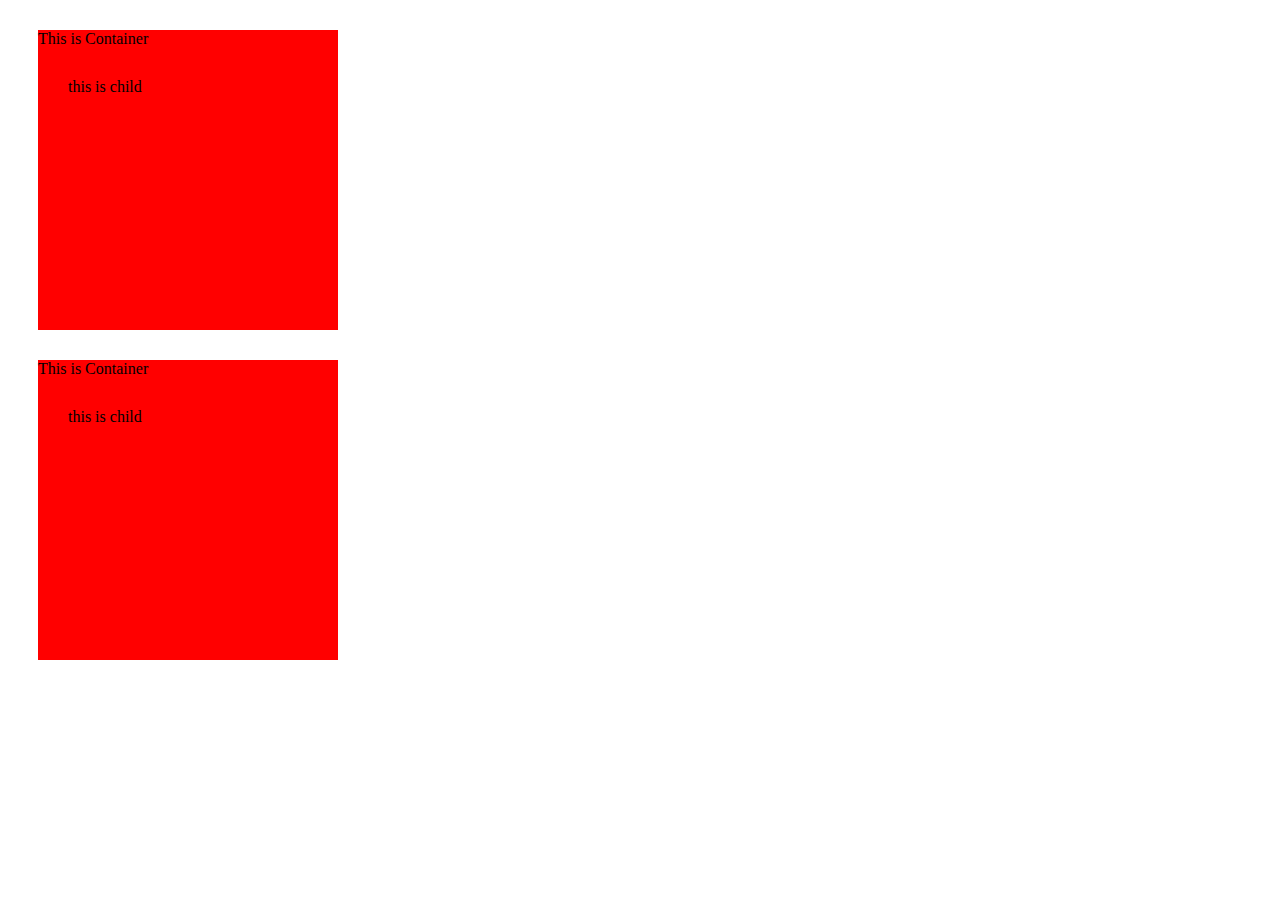
<file: Attribute/index.html>
<!DOCTYPE html>
<html lang="en">
<head>
    <meta charset="UTF-8">
    <meta name="viewport" content="width=device-width, initial-scale=1.0">
    <link rel="stylesheet" href="style.css">
    <title>Attribute</title>
</head>
<body>
    <!-- <p title="arm arman">Lorem ipsum dolor sit amet consectetur adipisicing elit. Vel, cupiditate?</p>
    <p title="arman">Lorem ipsum dolor sit amet consectetur adipisicing elit. Vel, cupiditate?</p>
    <p title="arman">Lorem ipsum dolor sit amet consectetur adipisicing elit. Vel, cupiditate?</p>
    <p name="paragraph">Lorem ipsum dolor sit amet consectetur adipisicing elit. Vel, cupiditate?</p>
    <p value="paragraph123">Lorem ipsum dolor sit amet consectetur adipisicing elit. Vel, cupiditate?</p>
    <a target="blank" href="#">This arman</a> -->

    <div class="container-first">This is Container
        <div class="child-first">
            this is child
        </div>
    </div>
    <div class="container-second">This is Container
        <div class="child-second">
            this is child
        </div>
    </div>

</body>
</html>
</file>
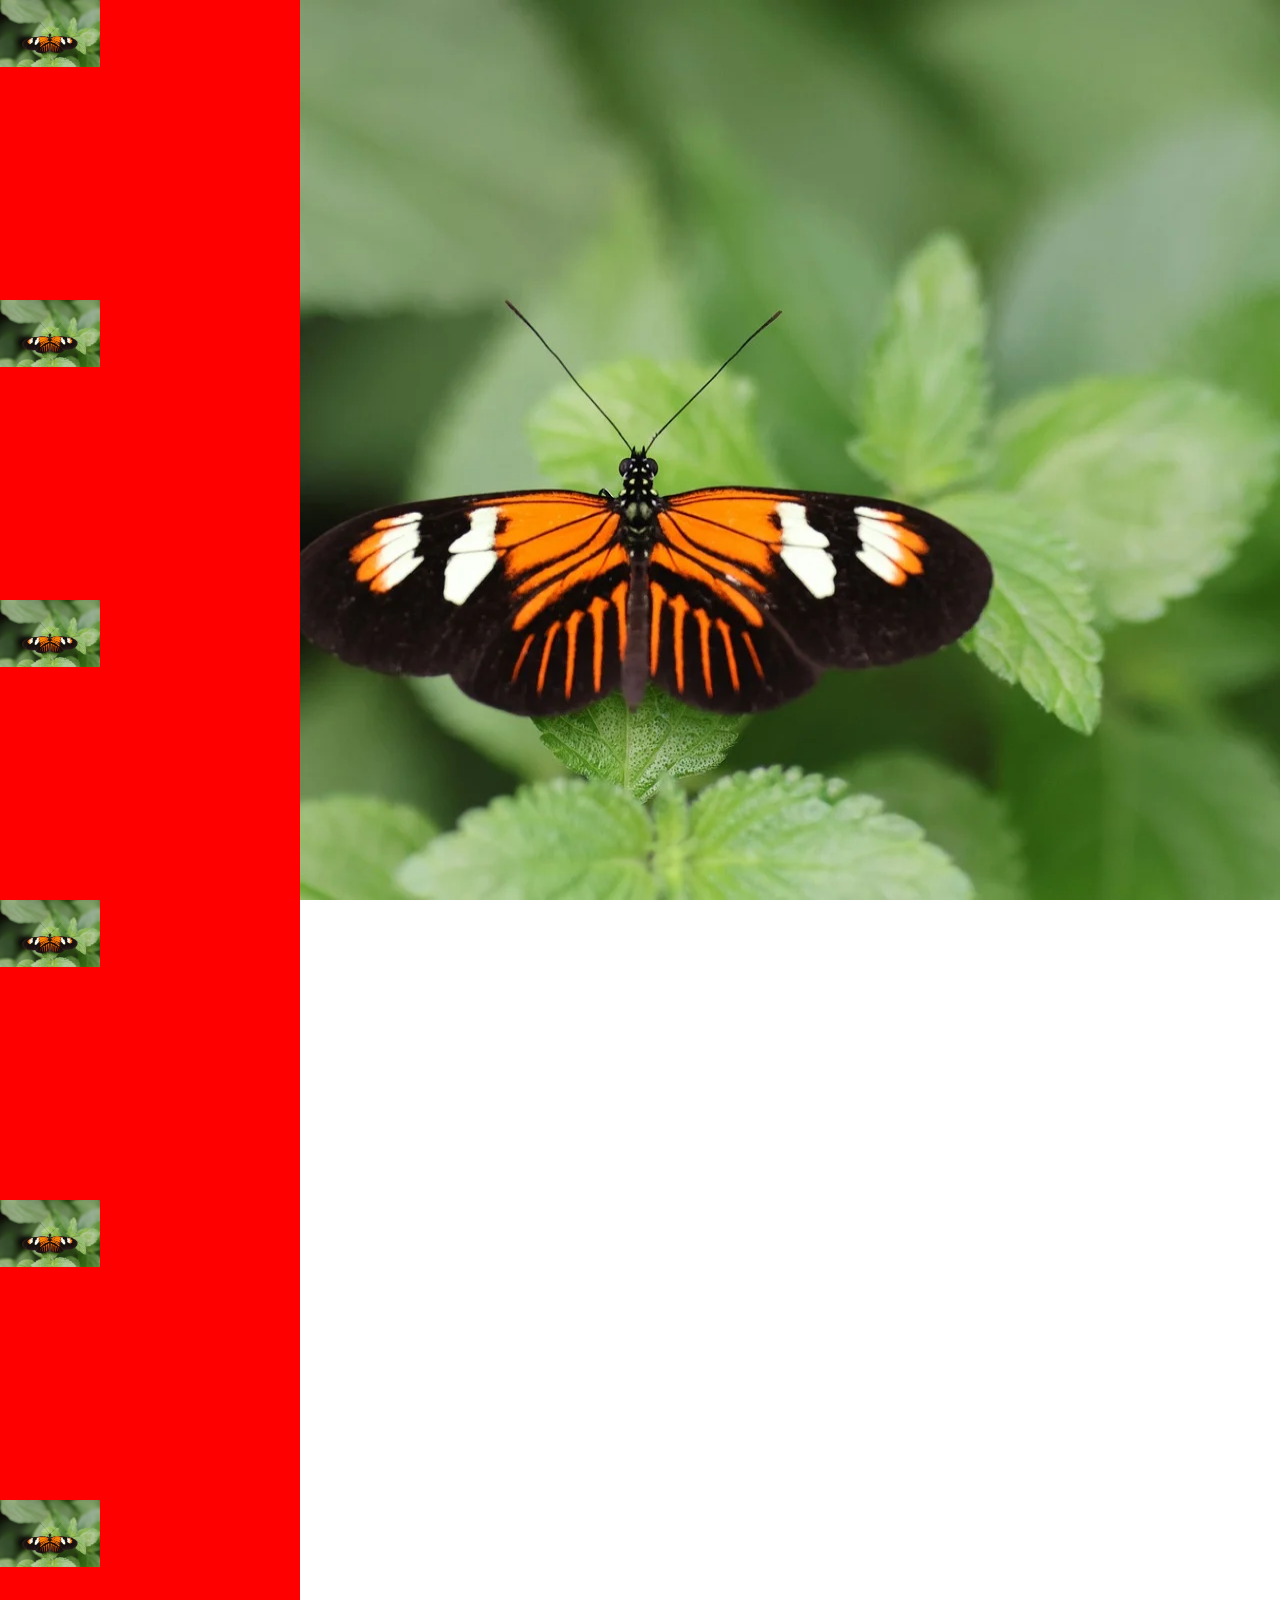
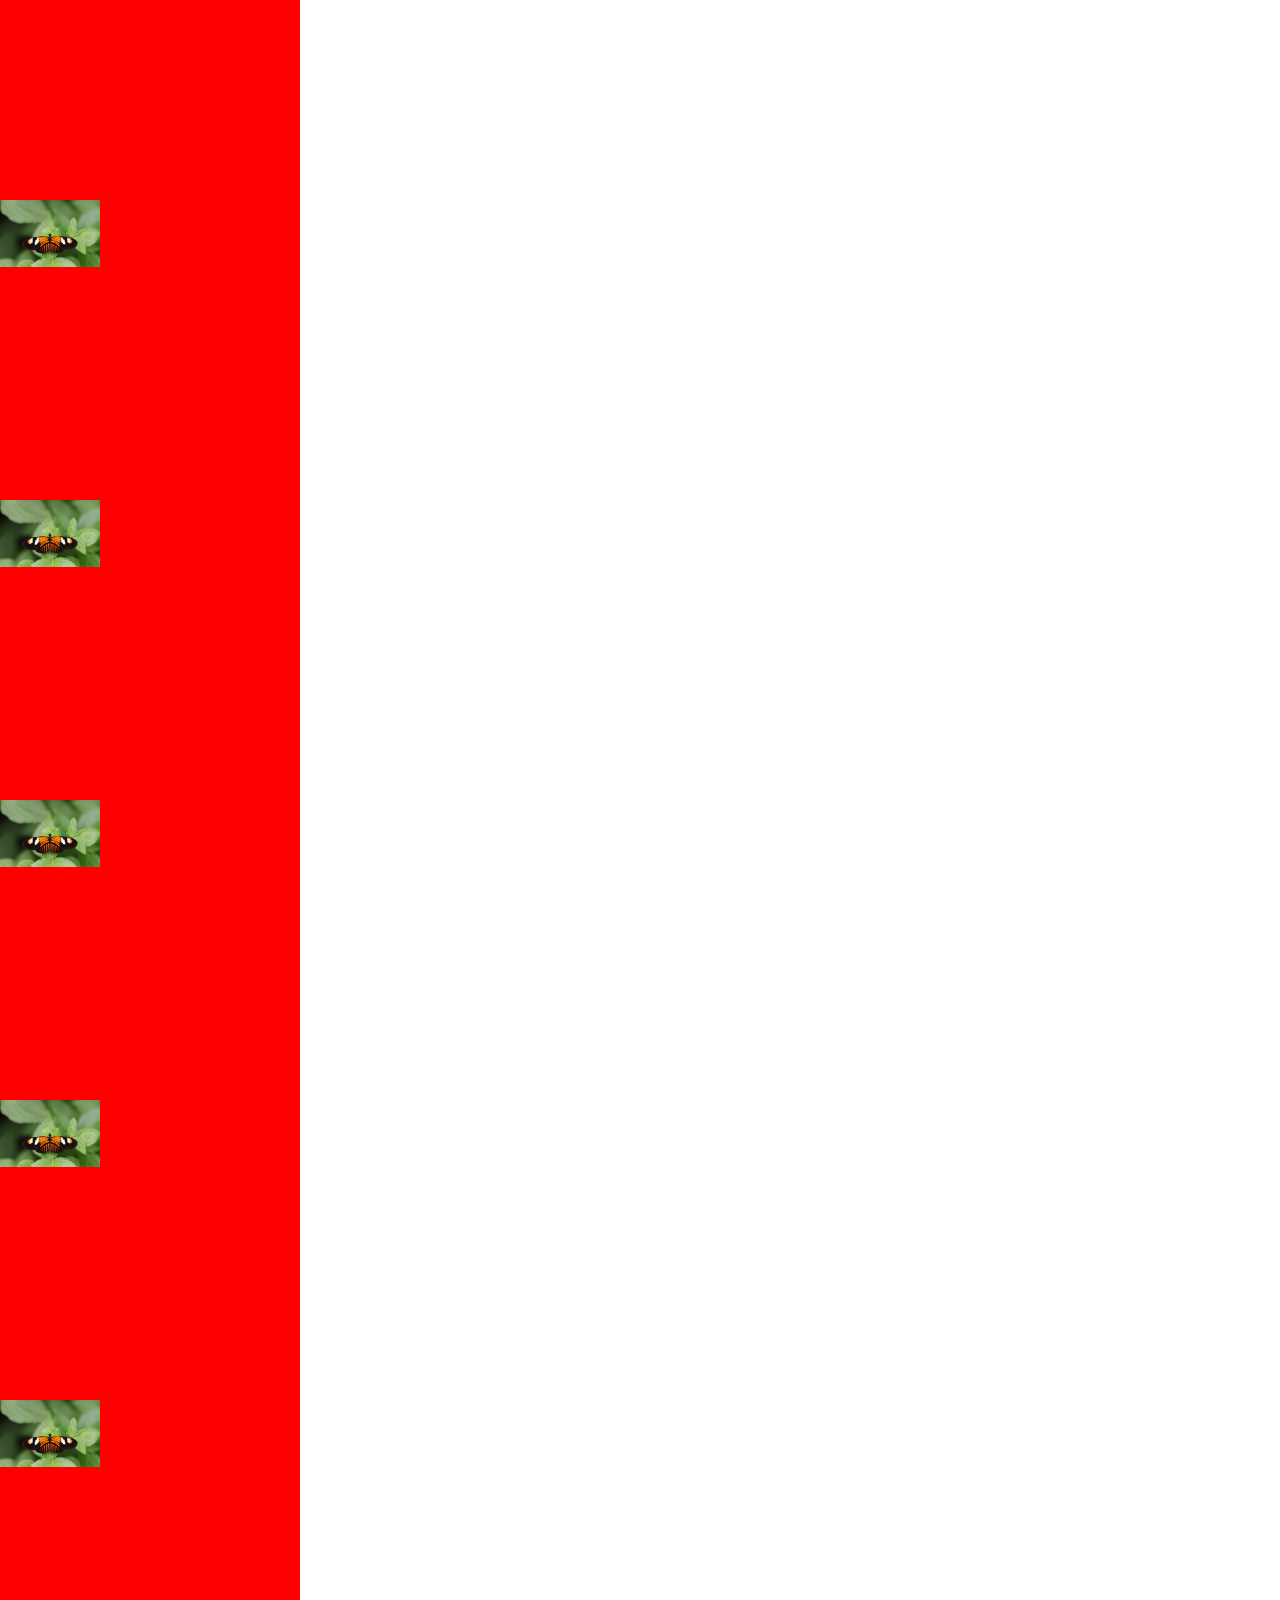
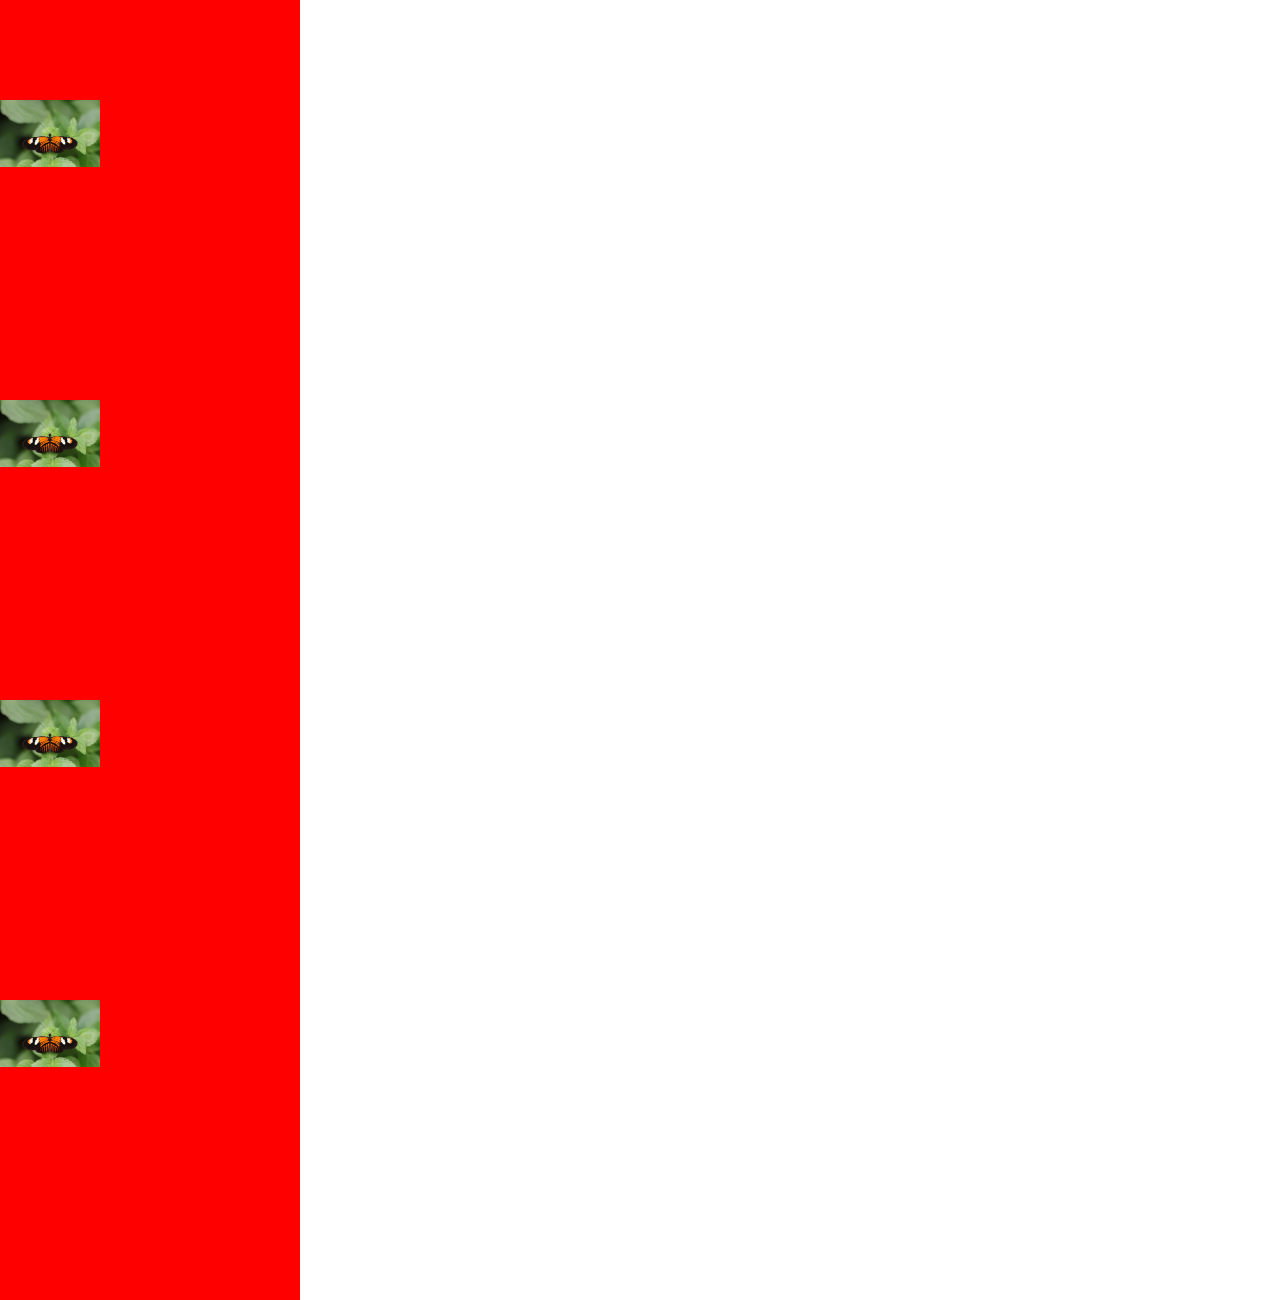
<file: Background/index.html>
<!DOCTYPE html>
<html lang="en">
<head>
    <meta charset="UTF-8">
    <meta name="viewport" content="width=device-width, initial-scale=1.0">
    <link rel="stylesheet" href="index.css">
    <title>Document</title>
</head>
<body>
    <div class="div">
       
    </div>
    <div class="div">
       
    </div>
    <div class="div">
       
    </div>
    <div class="div">
       
    </div>
    <div class="div">
       
    </div>
    <div class="div">
       
    </div>
    <div class="div">
       
    </div>
    <div class="div">
       
    </div>
    <div class="div">
       
    </div>
    <div class="div">
       
    </div>
    <div class="div">
       
    </div>
    <div class="div">
       
    </div>
    <div class="div">
       
    </div>
    <div class="div">
       
    </div>
    <div class="div">
       
    </div>
</body>
</html>
</file>
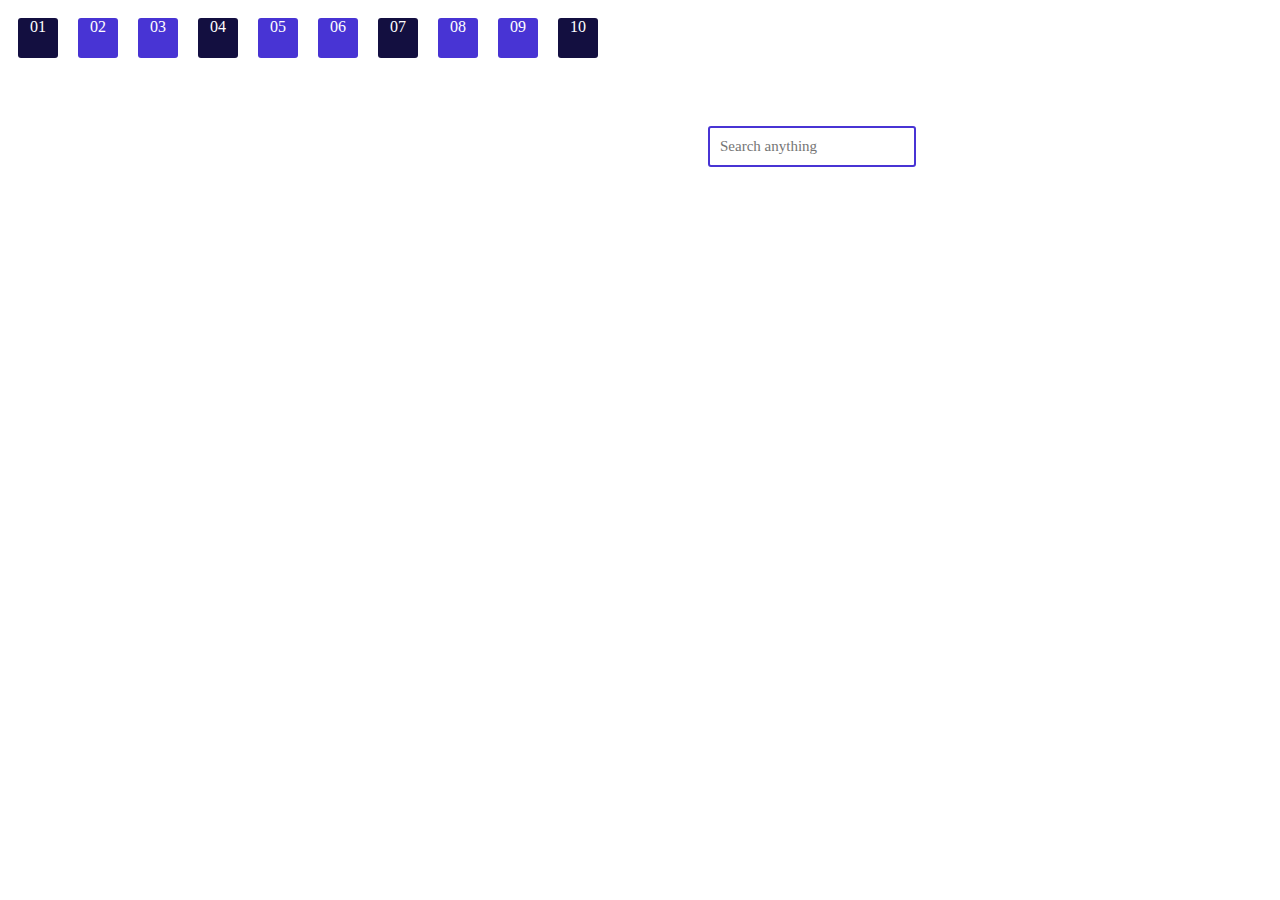
<file: Child-selector/index.html>
<!DOCTYPE html>
<html lang="en">
<head>
    <meta charset="UTF-8">
    <meta name="viewport" content="width=device-width, initial-scale=1.0">
    <link rel="stylesheet" href="style.css">
    <title>Document</title>
</head>
<body>
    <div class="parent">
        <div class="child">01</div>
        <div class="child">02</div>
        <div class="child">03</div>
        <div class="child">04</div>
        <div class="child">05</div>
        <div class="child">06</div>
        <div class="child">07</div>
        <div class="child">08</div>
        <div class="child">09</div>
        <div class="child">10</div>
    </div><br>

    <form action="">
        <input type="text" placeholder="Search anything">
        <input type="button" name="" value="Go">
    </form>
</body>
</html>
</file>
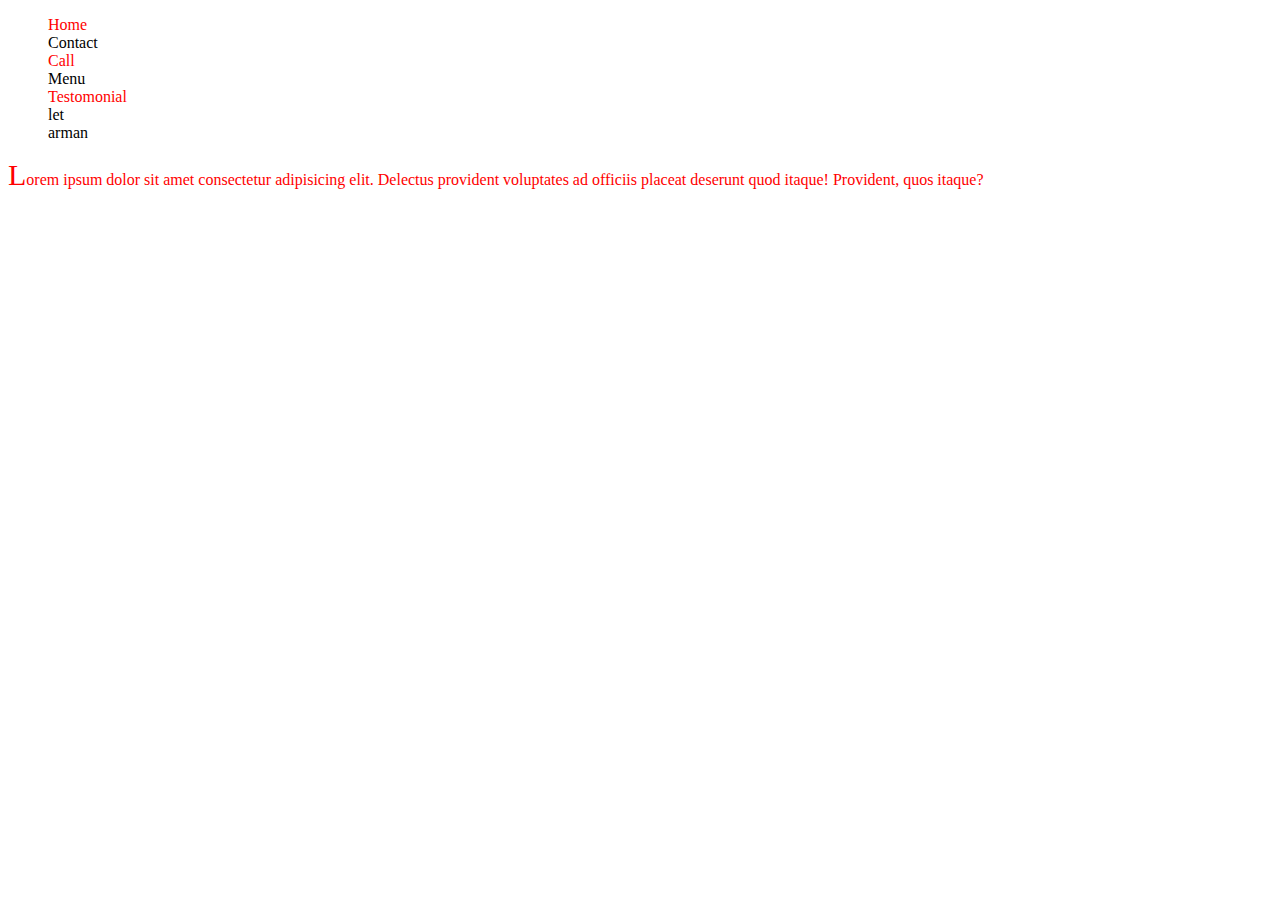
<file: child_selectro/index.html>
<!DOCTYPE html>
<html lang="en">
<head>
    <meta charset="UTF-8">
    <meta name="viewport" content="width=device-width, initial-scale=1.0">
    <link rel="stylesheet" href="style.css">
    <title>CSS Child Selector</title>
</head>
<body>
      <ul>
        <li>Home</li>
        <li>Contact</li>
        <li>Call</li>
        <li>Menu</li>
        <li>Testomonial</li>
        <li>let</li>
      </ul>
      <p>Lorem ipsum dolor sit amet consectetur adipisicing elit. Delectus provident voluptates ad officiis placeat deserunt quod itaque! Provident, quos itaque?</p>
</body>
</html>
</file>
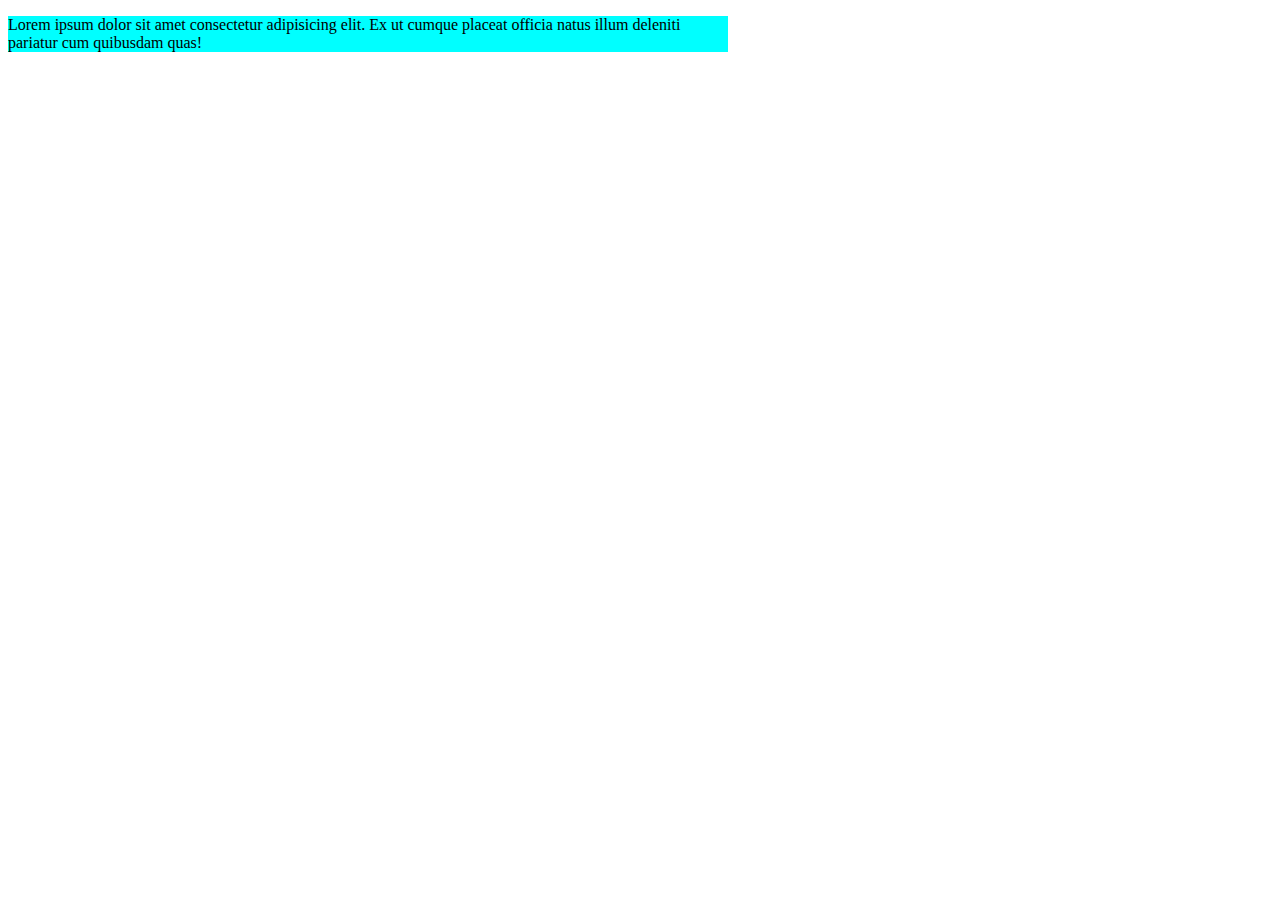
<file: CSS Math Function/index.html>
<!DOCTYPE html>
<html lang="en">
<head>
    <meta charset="UTF-8">
    <meta name="viewport" content="width=device-width, initial-scale=1.0">
    <link rel="stylesheet" href="index.css">
    <title>Math Function</title>
</head>
<body>
    <div>
        <p>Lorem ipsum dolor sit amet consectetur adipisicing elit. Ex ut cumque placeat officia natus illum deleniti pariatur cum quibusdam quas!</p>
    </div>
</body>
</html>
</file>
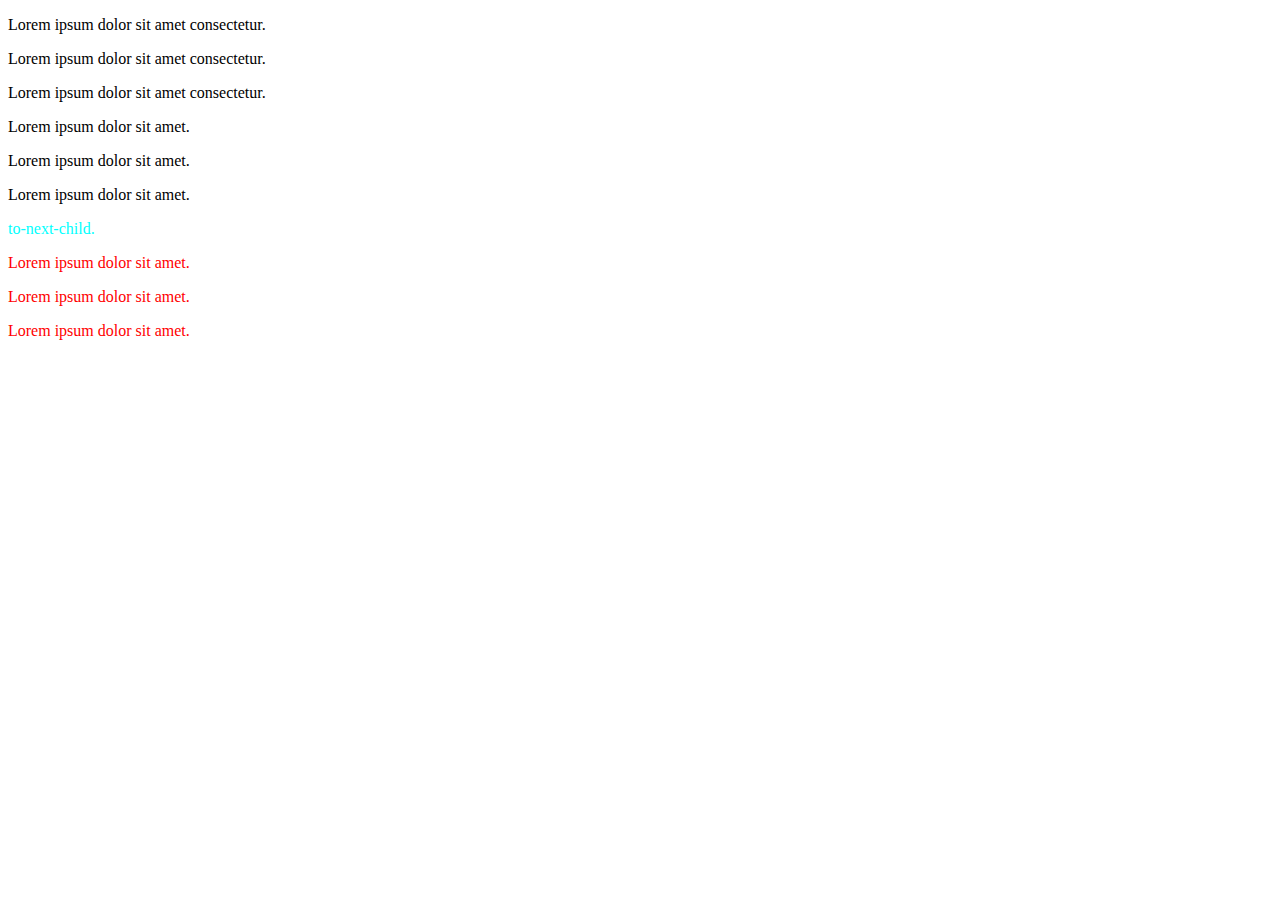
<file: css_combinators/index.html>
<!DOCTYPE html>
<html lang="en">
<head>
    <meta charset="UTF-8">
    <meta name="viewport" content="width=device-width, initial-scale=1.0">
    <link rel="stylesheet" href="index.css">
    <title>css combinators</title>
</head>
<body>
    <div class="to-next-child" class="only-child">
        <p>Lorem ipsum dolor sit amet consectetur.</p>
        <p>Lorem ipsum dolor sit amet consectetur.</p>
        <p>Lorem ipsum dolor sit amet consectetur.</p>
        <div>
           
            <p>Lorem ipsum dolor sit amet.</p>
            <p>Lorem ipsum dolor sit amet.</p>
            <p>Lorem ipsum dolor sit amet.</p>
        </div>
    </div>
    <p>to-next-child.</p>
    <p>Lorem ipsum dolor sit amet.</p>
    <p>Lorem ipsum dolor sit amet.</p>
    <p>Lorem ipsum dolor sit amet.</p>
</body>
</html>
</file>
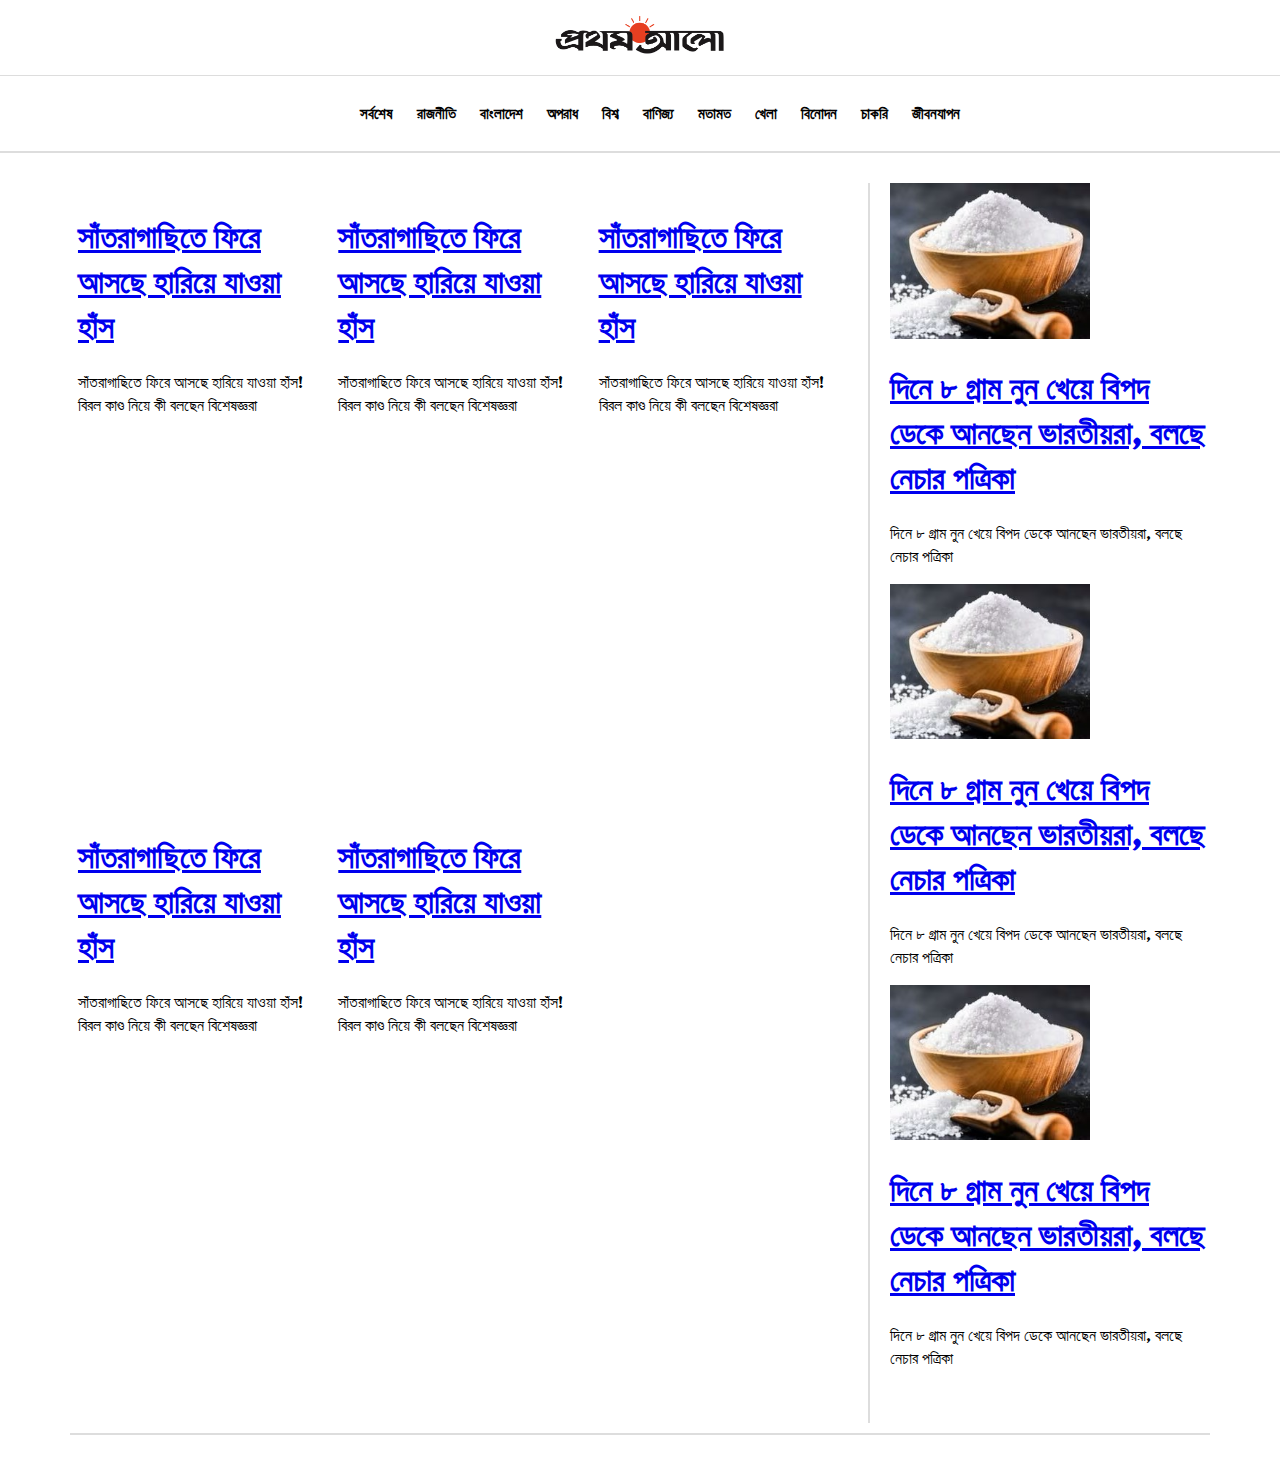
<file: CSS_Layout_Practice/index.html>
<!DOCTYPE html>
<html lang="en">

<head>
    <meta charset="UTF-8">
    <meta name="viewport" content="width=device-width, initial-scale=1.0">
    <title>প্রথম আলো</title>
    <link rel="shortcut icon"
        href="assate/png-transparent-prothom-alo-newspaper-bengali-business-daily-read-newspaper-news-business-amazon-alexa-removebg-preview.png"
        type="image/x-icon">
    <link rel="preconnect" href="https://fonts.googleapis.com">
    <link rel="preconnect" href="https://fonts.gstatic.com" crossorigin>
    <link
        href="https://fonts.googleapis.com/css2?family=Noto+Sans:ital,wght@0,100;0,200;0,300;0,400;0,500;0,600;0,700;0,800;0,900;1,100;1,200;1,300;1,400;1,500;1,600;1,700;1,800;1,900&family=Playfair+Display:ital,wght@0,400;0,700;0,800;1,900&family=Poppins:ital,wght@0,100;0,200;0,300;0,400;0,500;0,600;0,700;0,800;1,100;1,200;1,300;1,400&family=Young+Serif&display=swap"
        rel="stylesheet">
    <link rel="stylesheet" href="style.css">
</head>

<body>
    <!-- header area  -->
    <header>
        <div></div>
        <a href="#"><img src="assate/প্রথম_আলোর_লোগো.svg.png" alt="logo"></a>
    </header>
         <!-- main menu  -->
    <nav>
        <ul>
            <li><a href="#">সর্বশেষ</a></li>
            <li><a href="#">রাজনীতি</a> </li>
            <li><a href="#">বাংলাদেশ</a></li>
            <li><a href="#">অপরাধ</a> </li>
            <li><a href="#">বিশ্ব</a></li>
            <li><a href="#">বাণিজ্য</a> </li>
            <li><a href="#">মতামত</a></li>
            <li><a href="#">খেলা</a> </li>
            <li><a href="#">বিনোদন</a></li>
            <li><a href="#">চাকরি</a></li>
            <li><a href="#">জীবনযাপন</a></li>
        </ul>
    </nav>

    <!-- content area  -->
    <section>
        <div class="main-content">
            <div class="child-content">
                <a href="#"><img src="/CSS_Layout_Practice/assate/content.jpg" alt="news"></a>
                <h1><a href="#">সাঁতরাগাছিতে ফিরে আসছে হারিয়ে যাওয়া হাঁস</a></h1>
                <p>সাঁতরাগাছিতে ফিরে আসছে হারিয়ে যাওয়া হাঁস! বিরল কাণ্ড নিয়ে কী বলছেন বিশেষজ্ঞরা</p>
            </div>
            <div class="child-content">
                <a href="#"><img src="/CSS_Layout_Practice/assate/content.jpg" alt="news"></a>
                <h1><a href="#">সাঁতরাগাছিতে ফিরে আসছে হারিয়ে যাওয়া হাঁস</a></h1>
                <p>সাঁতরাগাছিতে ফিরে আসছে হারিয়ে যাওয়া হাঁস! বিরল কাণ্ড নিয়ে কী বলছেন বিশেষজ্ঞরা</p>
            </div>
            <div class="child-content">
                <a href="#"><img src="/CSS_Layout_Practice/assate/content.jpg" alt="news"></a>
                <h1><a href="#">সাঁতরাগাছিতে ফিরে আসছে হারিয়ে যাওয়া হাঁস</a></h1>
                <p>সাঁতরাগাছিতে ফিরে আসছে হারিয়ে যাওয়া হাঁস! বিরল কাণ্ড নিয়ে কী বলছেন বিশেষজ্ঞরা</p>
            </div>
            <div class="child-content">
                <a href="#"><img src="/CSS_Layout_Practice/assate/content.jpg" alt="news"></a>
                <h1><a href="#">সাঁতরাগাছিতে ফিরে আসছে হারিয়ে যাওয়া হাঁস</a></h1>
                <p>সাঁতরাগাছিতে ফিরে আসছে হারিয়ে যাওয়া হাঁস! বিরল কাণ্ড নিয়ে কী বলছেন বিশেষজ্ঞরা</p>
            </div>
            <div class="child-content">
                <a href="#"><img src="/CSS_Layout_Practice/assate/content.jpg" alt="news"></a>
                <h1><a href="#">সাঁতরাগাছিতে ফিরে আসছে হারিয়ে যাওয়া হাঁস</a></h1>
                <p>সাঁতরাগাছিতে ফিরে আসছে হারিয়ে যাওয়া হাঁস! বিরল কাণ্ড নিয়ে কী বলছেন বিশেষজ্ঞরা</p>
            </div>
        </div>
        <aside class="main-side-content">
            <div class="child-side-content">
                <a href="#"><img src="/CSS_Layout_Practice/assate/aside.jpg" alt="content" title="this photo"></a>
                <h1><a href="#">দিনে ৮ গ্রাম নুন খেয়ে বিপদ ডেকে আনছেন ভারতীয়রা, বলছে নেচার পত্রিকা</a></h1>
                
                <p>দিনে ৮ গ্রাম নুন খেয়ে বিপদ ডেকে আনছেন ভারতীয়রা, বলছে নেচার পত্রিকা</p>
                
            </div>
            <div class="child-side-content">
                <a href="#"><img src="/CSS_Layout_Practice/assate/aside.jpg" alt="content" title="this photo"></a>
                <h1><a href="#">দিনে ৮ গ্রাম নুন খেয়ে বিপদ ডেকে আনছেন ভারতীয়রা, বলছে নেচার পত্রিকা</a></h1>
                
                <p>দিনে ৮ গ্রাম নুন খেয়ে বিপদ ডেকে আনছেন ভারতীয়রা, বলছে নেচার পত্রিকা</p>
                
            </div>
            <div class="child-side-content">
                <a href="#"><img src="/CSS_Layout_Practice/assate/aside.jpg" alt="content" title="this photo"></a>
                <h1><a href="#">দিনে ৮ গ্রাম নুন খেয়ে বিপদ ডেকে আনছেন ভারতীয়রা, বলছে নেচার পত্রিকা</a></h1>
                
                <p>দিনে ৮ গ্রাম নুন খেয়ে বিপদ ডেকে আনছেন ভারতীয়রা, বলছে নেচার পত্রিকা</p>
                
            </div>

        </aside>
    </section>
</body>

</html>
</file>
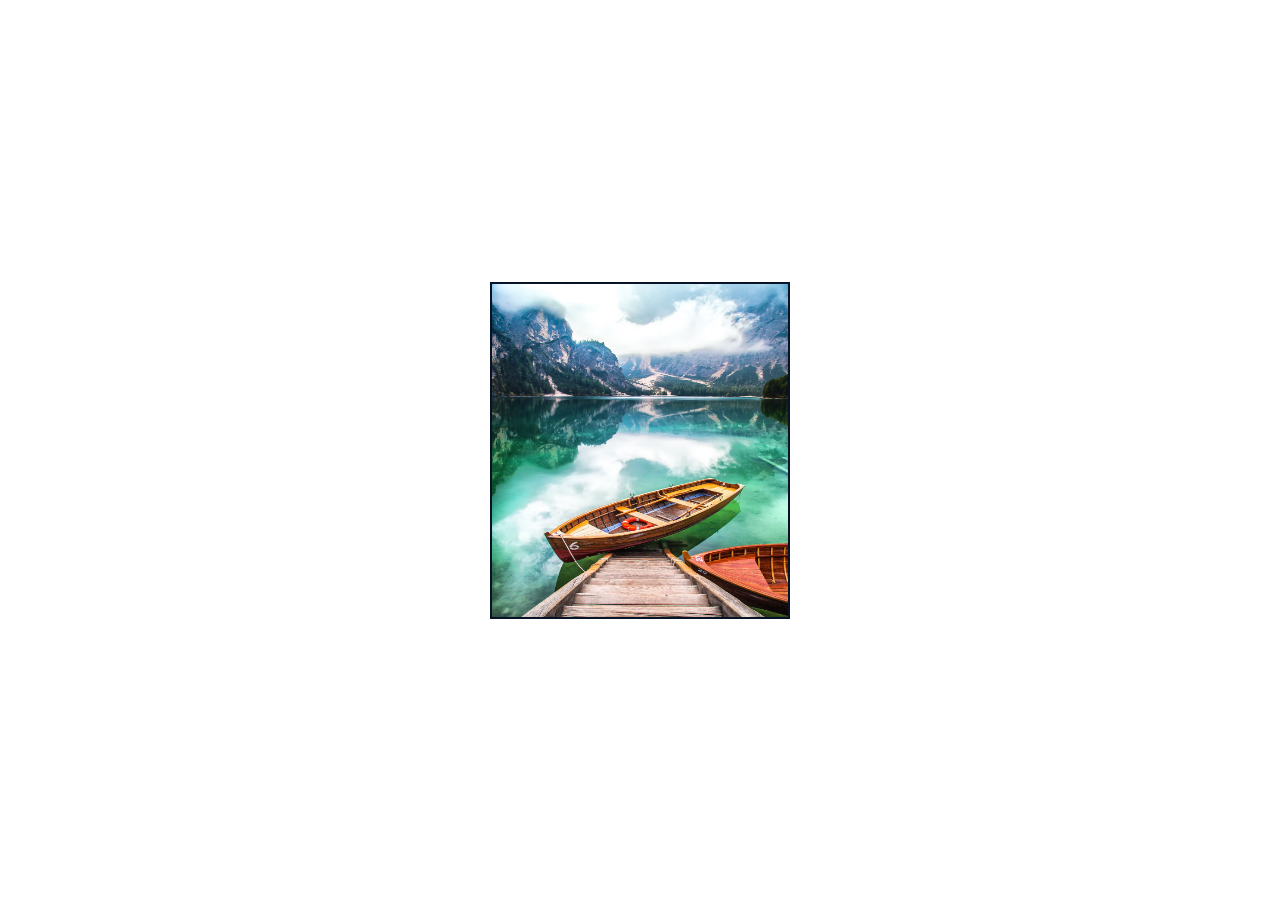
<file: CSS_Opacity/index.html>
<!DOCTYPE html>
<html lang="en">
<head>
    <meta charset="UTF-8">
    <link rel="stylesheet" href="index.css">
    <meta name="viewport" content="width=device-width, initial-scale=1.0">
    <title>Opacity</title>
</head>
<body>
        <div class="main">
            <img class="background-image" src="bg.avif" alt="trees">
        
            <div class="card">
                <h3>This is titel</h3>
                <p>Lorem ipsum dolor sit amet consectetur adipisicing elit. Quisquam, voluptatum.</p>
                <a href="#">Click This</a>
        
            </div>
        </div>
</body>
</html>
</file>
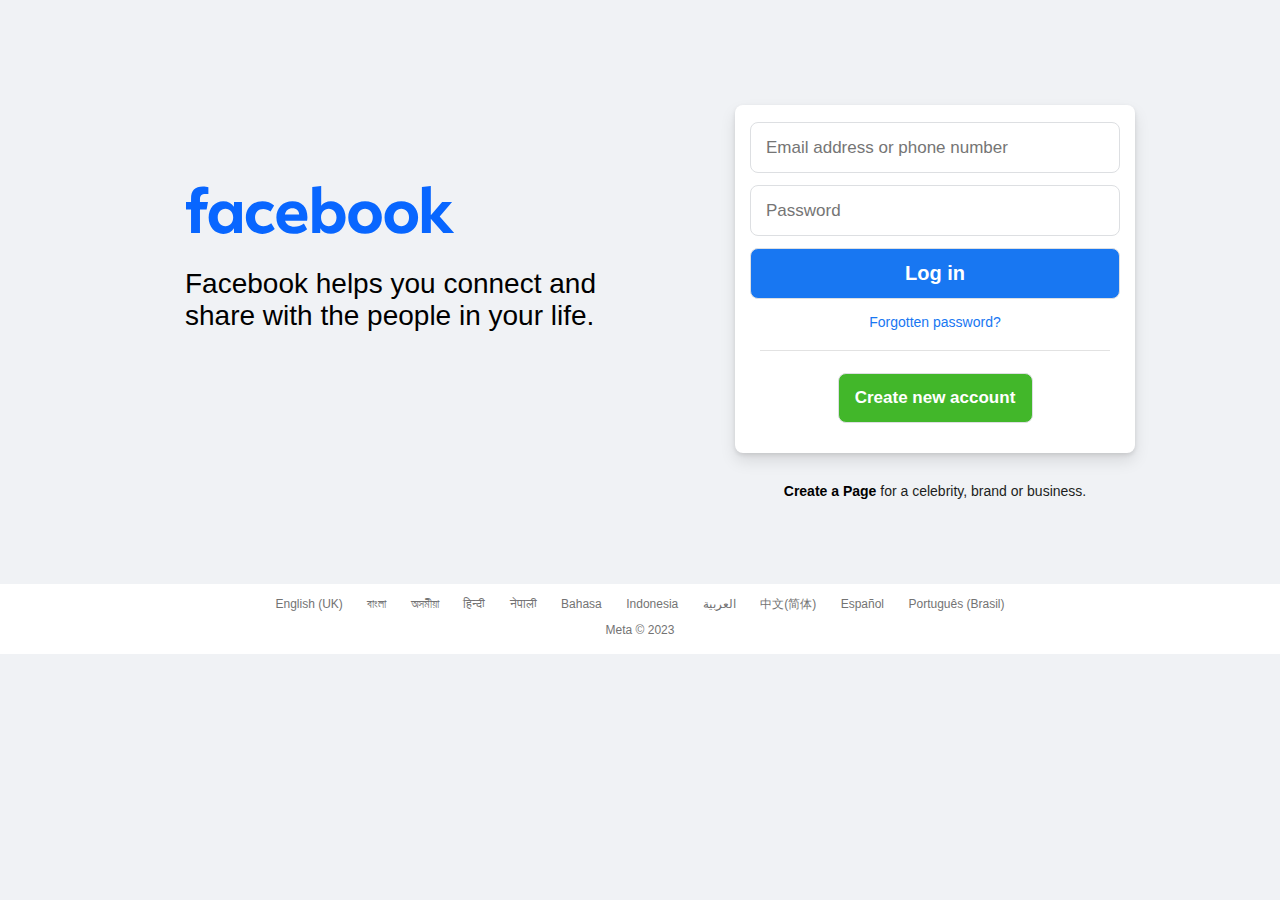
<file: Facebook_log_page_clone/index.html>
<!DOCTYPE html>
<html lang="en">

<head>
    <meta charset="UTF-8">
    <meta name="viewport" content="width=device-width, initial-scale=1.0">
    <link rel="stylesheet" href="index.css">
    <link rel="shortcut icon" href="assate/favecon.svg" type="image/x-icon">
    <link rel="stylesheet" href="media.css">
    <title>Facebook – log in or sign up</title>
</head>

<body>

    <main>
        <div class="main-div">
            <section class="first-section">
                <img class="first-section_logo" src="assate/logo.svg" alt="facebook_logo">
                <h2 class="firest-section_text">Facebook helps you connect and share with the people in your life.</h2>
            </section>
    
            <section class="second-section">
               
                <form action="#">
                    <input type="email" placeholder="Email address or phone number">
                    <input type="password" placeholder="Password">
                    <button value="Log in">Log in</button>
                    <a href="#">Forgotten password?</a>
                
                    <input type="button" value="Create new account">
                </form>

                <p><b><a href="#">Create a Page</a></b> for a celebrity, brand or business.</p>

            </section>
            
        </div>
        


    <footer>
        <ul>
            <li><a href="#">English (UK)</a>
            </li>
            <li><a href="#">বাংলা</a>

            </li>
            <li><a href="#">অসমীয়া</a>
            </li>
            <li><a href="#">हिन्दी</a>

            </li>
            <li><a href="#">नेपाली</a>

            </li>
            <li><a href="#">Bahasa</a> 
            </li>
            <li><a href="#">Indonesia</a> 
            </li>
            <li><a href="#">العربية</a>
            </li>
            <li><a href="#">中文(简体)
            </a>
            </li>
            <li><a href="#">Español</a>

            </li>
            <li><a href="#">Português (Brasil)</a>

            </li>
            <p>Meta © 2023</p>
        </ul>
    </footer>


</main>


</body>

</html>
</file>
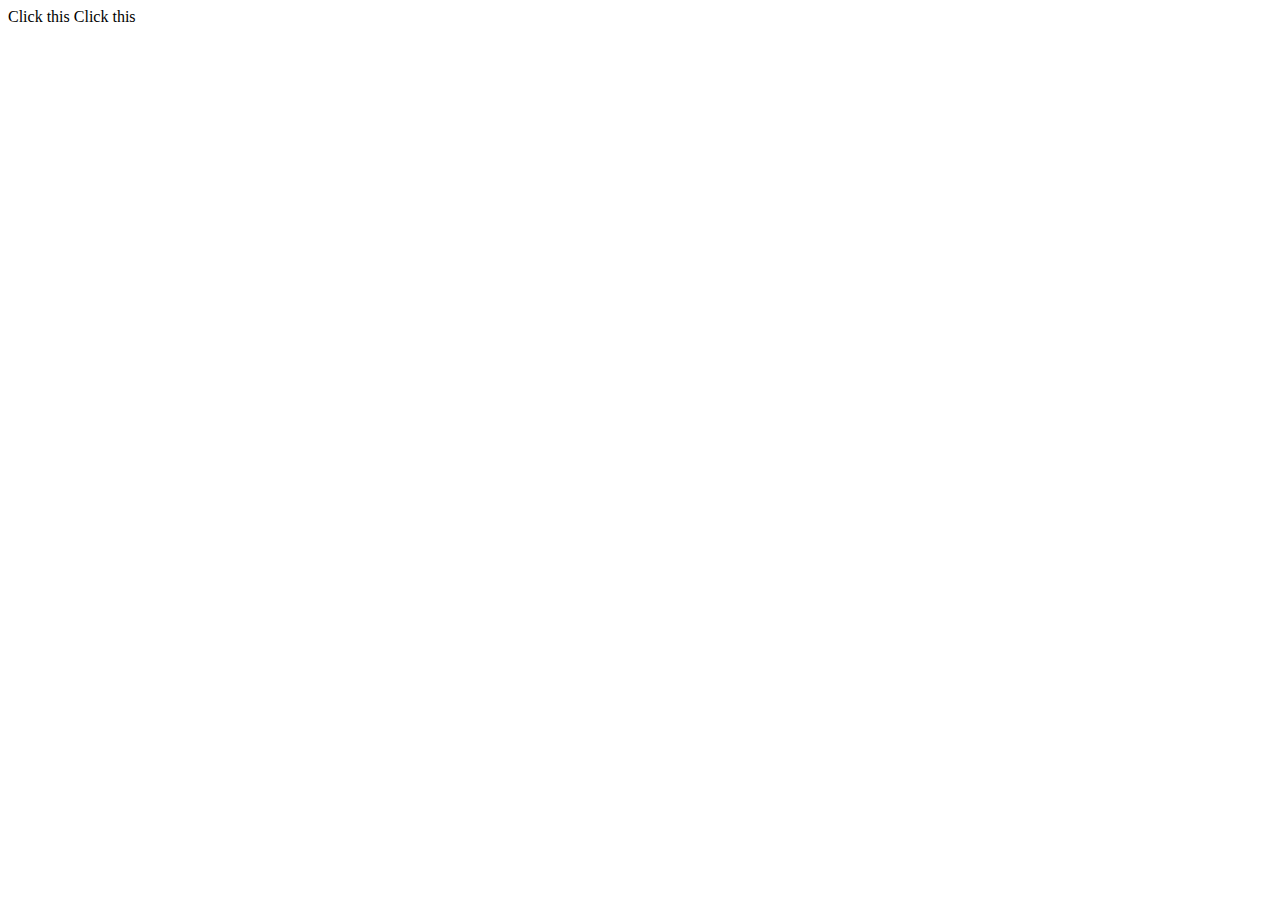
<file: icone/index.html>
<!DOCTYPE html>
<html lang="en">

<head>
    <meta charset="UTF-8">
    <meta name="viewport" content="width=device-width, initial-scale=1.0">
    <link rel="stylesheet" href="style.css">
    <title>Css Icon </title>
</head>

<body>
    <a class="this" href="http://www.ddd.com">Click this</a>
    <a class="this" href="http://www.google.com">Click this</a>

</body>

</html>
</file>
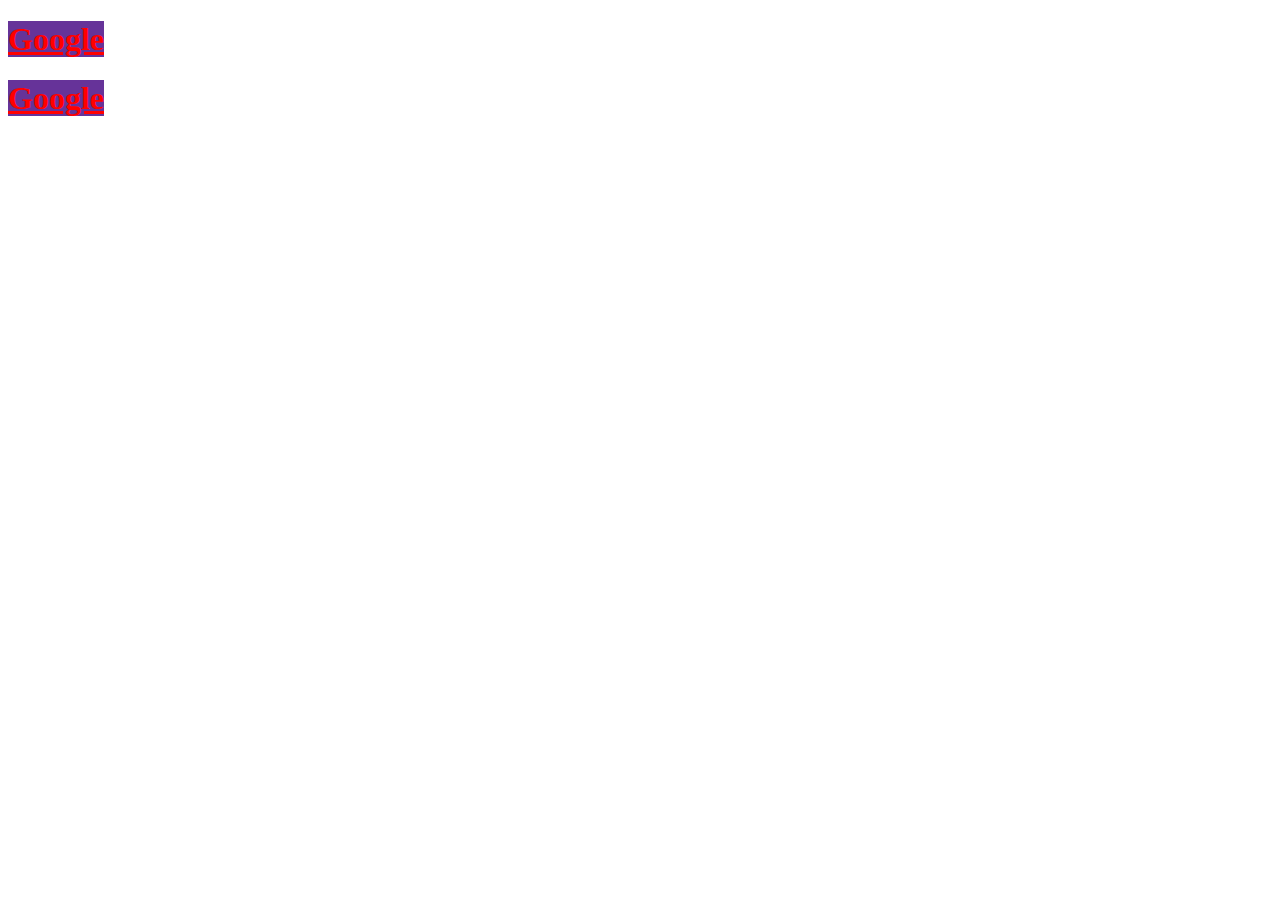
<file: linke/index.html>
<!DOCTYPE html>
<html lang="en">
<head>
    <meta charset="UTF-8">
    <meta name="viewport" content="width=device-width, initial-scale=1.0">
    <link rel="stylesheet" href="style.css">
    <title>Document</title>
</head>
<body>
    <h1><a href="https://google.com">Google</a></h1>
    <h1><a href="https://facebook.com">Google</a></h1>
</body>
</html>
</file>
<file: Attribute/style.css>
/* p[title]{
    background-color: red;
} */

/* p[title~='arm']{
    background-color: red;
} */
div{
    margin:30px;
}

div[class*='a']{
    background-color: red;
    width: 300px;
    height:300px;
}
</file>
<file: Background/index.css>
*{
    margin:0px;
    padding:0px;
    box-sizing: border-box;
}

body{
    height: 100vh;
    width:100vw;
    background-image: url(butterfly-8401173_1280.webp);
    background-size:100vw 100vh;
    background-attachment: fixed;
}

.div{
    background-color: red;
    height: 300px;
    width: 300px;
    background-image: url(butterfly-8401173_1280.webp);
    background-size:100px;
    /* background-repeat: repeat-y; */
    /* background-repeat: repeat-x; */
    background-repeat: no-repeat;
    /* background-position:100px 100px; */
    background-position: left top;

    

}
</file>
<file: Child-selector/style.css>
.child{
    height: 40px;
    width:40px;
    margin:10px;
    border-radius: 3px;
    background-color: #4834d4;
    text-align: center;
    color: white;
    float:left;
}

.parent{
    display: block;
}


.child:nth-child(3n + 1){
    background-color: #130f40;
}

form{
    margin:100px;
    float: left;
}

input[type='text']{
    padding:10px;
    border:px soldi #f0932b ;
    outline: none;
    border:2px solid #4834d4;
    border-radius: 3px;
    font-family: 'Times New Roman', Times, serif;
    font-size:15px;
}

input[type='button']{
    padding:10px;
    border:px soldi #f0932b ;
    outline: none;
    border:2px solid #4834d4;
    border-radius: 3px;
    font-family: 'Times New Roman', Times, serif;
    font-size:15px;
    display: none;
    transition: all 10s ease-in-out;
}

input:not(:placeholder-shown) + input[type='button']{
    display: inline-block;
    transition: all 10s ease-in-out;
}
</file>
<file: child_selectro/style.css>
ul{
    list-style: none;
}

li:nth-child(2n +1){
    color:red;
}

li::selection{
    color:rgb(0, 0, 0);
    background-color: red;
}

ul::after{
    content:'arman';
}

p::first-letter{
    font-size:30px;
}
p::first-line{
    color:red;
}
P::grammar-error
{
    color:aqua;
}
</file>
<file: CSS Math Function/index.css>
div{
    background-color: aqua;
    /* width: max(70%,500px); */
    width: min(57%,1000px);
}
</file>
<file: css_combinators/index.css>
.only-child >p{
    color:red;

}


.to-next-child ~ p{
    color:red;
}

.to-next-child + p{
    color:aqua;
}
</file>
<file: CSS_Layout_Practice/style.css>
body{
    margin: 0px;
    font-family: 'Noto Sans', sans-serif;
    font-family: 'Playfair Display', serif;
    font-family: 'Poppins', sans-serif; 
    font-family: 'Young Serif', serif;
}

header a img{
    width:170px;
}

header{
    padding:15px 0;
    text-align: center;
    border-bottom: 1px solid #ddd;
}

nav ul{
    text-align: center;
    
}

nav ul li a{
    font-size: 15px;
    font-weight: bold;
    color: black;
    text-decoration: none;
}

nav ul li a:hover{
    color:#0573e6;
}
nav ul li{
    display: inline-block;
    list-style: none;
    margin: 10px;
    text-decoration:none;
}

nav{
    border-bottom: 2px solid #ddd;
}

/* main content  */
section{
    width: 1140px;
    margin: 30px auto;
    border-bottom: 2px solid #ddd;
    overflow: hidden;
}

.main-content{
    width:70%;
    border-right: 2px solid #ddd;
    float:left;
    margin-bottom: 10px;
    margin-right: 20px;
}

.child-content{
    width: 30%;
    height: 600px;
    padding: 10px 1%;
    float: left;
    margin-right: 5px;

}

.main-side-content img {
    
    width:200px;
}

aside{
    width:28%;
    float: left;
}

.child-content a img{
   width:300px;
   max-width: 100%;
   display: none;
}
</file>
<file: CSS_Opacity/index.css>
*{
    margin:0px;
    padding: 0px;
    box-sizing: border-box;
}

html,body{
  height: 100%;
  width: 100%;
  display: flex;
}

img{
    height: 337px;
    width: 298px;
    margin: auto;
    display: flex;
    position: absolute;
    z-index: -2;
    transition:all .3s ease-in-out;

}

.main{
    height: 337px;
    width: 300px;
    margin: auto;
    overflow: hidden;
    border: 2px solid #091326;
    position: relative;
}


.card{
    text-align: center;
    color:white;
    height: 337px;
    width: 300px;
    margin: auto;
    display: flex;
    flex-direction: column;
    justify-content: center;
    align-items: center;
    z-index: 1;
    background-color: rgb(9,19, 38,.5);
    /* display: none; */
    position: relative;
    top:-500px;
    transition:all .3s ease-out;
}

.card h3{
    font-family: 'Courier New', Courier, monospace;
    font-size:30px;
    margin:16px 0;
}

.card a{
    display: inline-block;
    text-decoration:none;
    color:white;
    background-color: #D9B70D;
    border-radius: 5px;
    height: 40px;
    width: 100px;
    padding: 10px 0;
    margin-top:25px;
    
}

.main:hover img{
  transform: scale(1.2);
}
.main:hover .card{
    display: flex;
    top:0px;
}
</file>
<file: Facebook_log_page_clone/index.css>
*{
    margin: 0px;
    padding:0px;
    box-sizing: border-box;
    font-family: Arial, Helvetica, sans-serif;
}

html,body{
    width: 100%;
    height: 100%;
}

body{
    background-color: #f0f2f5;
}

main{
    display: flex;
    flex-direction: column;
    /* align-items: center; */
}
.main-div{
    margin: auto;
    padding: 5px 0px;
    display: flex;
    padding-bottom: 85px;
}

.first-section{
    padding-left: 10px;
    margin-top: 150px;
    /* background-color: red; */
}

.first-section h2{
    font-size: 28px;
    padding-left: 30px;
    font-weight: 300;
}

.first-section_logo{
    width:330px;
}

.second-section form{
    background-color: #ffffff;
    width: 400px;
    height: 348px;
    box-shadow: 0 2px 4px rgba(0, 0, 0, .1), 0 8px 16px rgba(0, 0, 0, .1);
    text-align: center;
    margin-left: 80px;
    border-radius: 8px;
    padding: 5px 0px;
    
}

.second-section{
    /* background-color: red; */
    margin-top: 100px;
    text-align: center;
}

.second-section input,button {
   display: block;
   height: 51px;
   width: 370px;
   font-size:17px;
   outline: none;
   border-style: solid;
   border: 1px solid #dddfe2;
   border-radius: 8px;
   color: #1d212979;
   margin: auto ;
 
}

.second-section p{
    font-size: 14px;
    margin-top: 40px;
    margin-left: 80px;
    color: #1c1e21;
}

.second-section input[type='email'],.second-section input[type='password']{
    text-indent: 15px;

}

.second-section button[value='Log in']{
    background-color:#1877f2;
    color:#ffffff;
    font-size: 20px;
    font-weight: bold;
}

form a{
    display: inline-block;
    margin-top: 15px;
    margin-bottom: 8px;
    color: #1877f2;
    font-size: 14px;
    padding-bottom:20px;
    border-bottom: 1px solid #dddd;
    width: 350px;
    text-decoration: none;
}

form a:hover{
    text-decoration: underline;
}

form hr{
    width: 300px;
}

.second-section input,.second-section button[value='Log in']{
    margin-top: 12px;
}

.second-section button[value='Log in']{
    cursor: pointer;
}

footer{
    height: 70px;
    background-color: #ffffff;
    text-align: center;
    color: #737373;
    
}

footer ul li {
    display: inline-block;
    margin: 10px;
   
}

footer ul li a{
    color: #737373;
    text-decoration: none;
    font-size: 12px;
}

footer p{
    font-size: 12px;
}

form input:nth-child(2):focus-visible,input:nth-child(1):focus-visible{

    border-color: #1b74e4;
    box-shadow: 0 0 0 2px #e7f3ff;
}

input[value='Create new account']{
    background-color: #42b72a;
    color:#ffffff;
    font-weight: bold;
    width: 195px;
    height: 50px;
    margin-top:14px ;
    cursor: pointer;
}
input[value='Create new account']:hover{
   background-color: #36a420;
}

.second-section button[value='Log in']:active{
    border: 3px solid #329ad2a9;
 }

 .second-section p b a{
    text-decoration: none;
    color: black;
 }
 .second-section p b a:hover{
    text-decoration: underline;
 }
 .second-section p {
    margin-top: 30px;
 }

 .firest-section_text{
    width: 500px;
 }
</file>
<file: Facebook_log_page_clone/media.css>
@media screen and (max-width:900px) {
    *{
        margin: 0px;
        padding:0px;
        box-sizing: border-box;
        font-family: Arial, Helvetica, sans-serif;
    }
    
    html,body{
        width: 100vw;
        height: 100vh;
        overflow-x: hidden;
    }
    
    .main-div{
        width:100%;
        height: 100%;
        margin: auto;
        padding: 7px 0px;
        display: flex;
        flex-direction: column;
        align-items: center;
        padding-bottom: 85px;
        /* background-color: red; */
    }

    .first-section{
        width: 100%;
        padding-left: 0px;
        margin-top: 0px;
        display: flex;
        flex-direction: column;
        align-items: center;
        margin-top: 0px;
        padding-bottom: 20px;

    }
    
    .first-section h2{
        font-size: 24px;
        margin-top: -10px;
        padding: 0px;

    }

    .second-section{
        /* background-color: red; */
        margin-top: 20px;
        text-align: center;
        display: flex;
        flex-direction: column;
        justify-content: center;
    }
    .second-section form {
        margin-left: 0px;
    
    }

    .second-section p {
        text-decoration: none;
        color: black;
        margin:0px;
        margin-top: 30px;
     }

     .firest-section_text{
        width: 400px;
        margin-left: 50px;
     }
  

    
    
}
</file>
<file: icone/style.css>
.this{
    color: black;
    text-decoration: none;

}

.this:visited {
    color:red;
}
</file>
<file: linke/style.css>
a{
    color: red;
}

a:link{
    background-color: rebeccapurple;
    
}

a:visited{
    background-color: brown;
    
}
</file>
